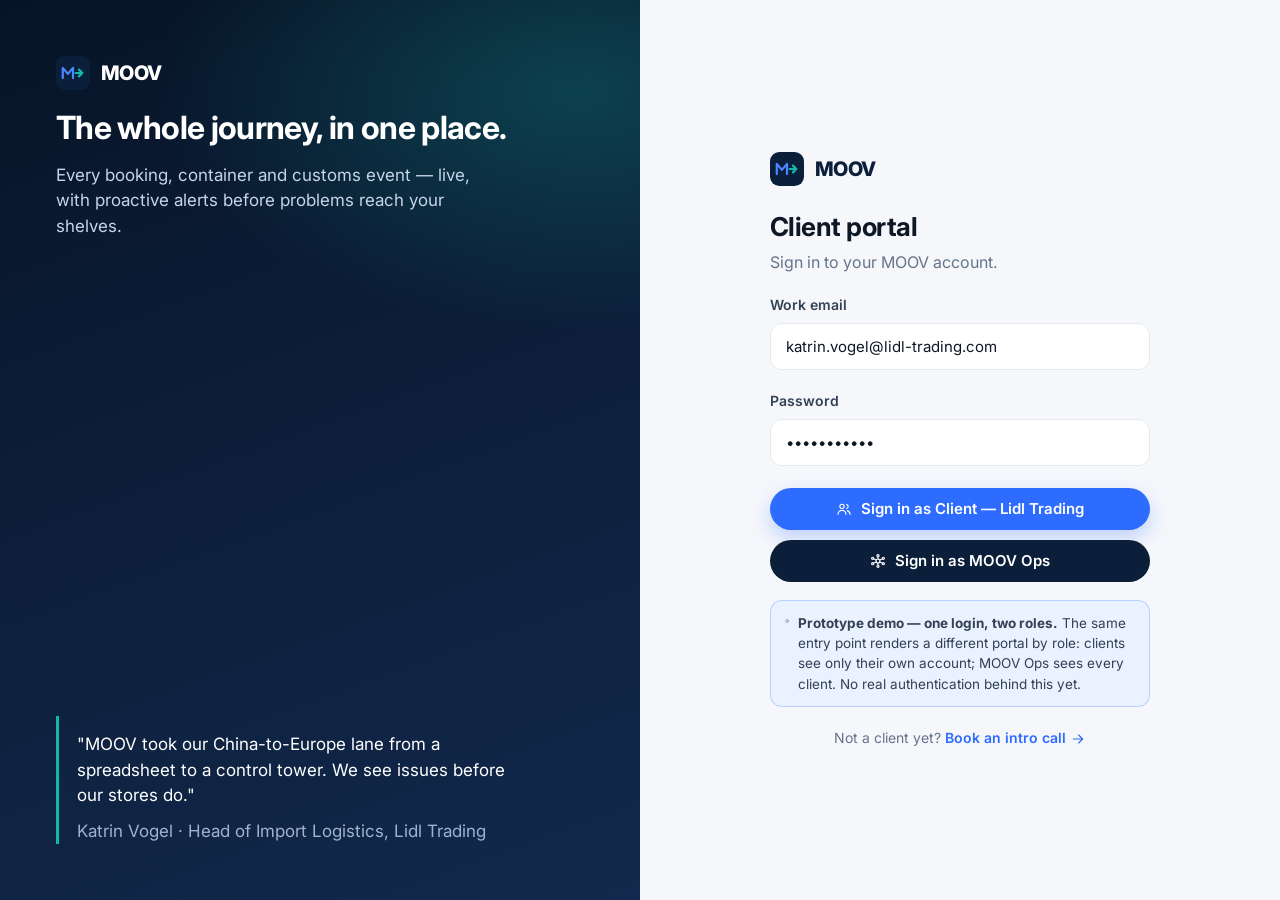
<file: index.html>
<!DOCTYPE html>
<html lang="en">
<head>
  <meta charset="UTF-8">
  <meta name="viewport" content="width=device-width, initial-scale=1.0">
  <title>MOOV Logistics — Client Portal</title>
  <meta name="description" content="MOOV Logistics client portal — track shipments, documents, invoices and messages; MOOV Ops console with staff availability.">
  <link rel="preconnect" href="https://fonts.googleapis.com">
  <link rel="preconnect" href="https://fonts.gstatic.com" crossorigin>
  <link href="https://fonts.googleapis.com/css2?family=Inter:wght@400;500;600;700;800&display=swap" rel="stylesheet">
  <link rel="stylesheet" href="css/styles.css">
  <link rel="icon" href="data:image/svg+xml,<svg xmlns='http://www.w3.org/2000/svg' viewBox='0 0 40 40'><rect width='40' height='40' rx='11' fill='%230b1f3a'/><path d='M8 26V14l6 7 6-7v12' stroke='%234d84ff' stroke-width='2.6' fill='none' stroke-linecap='round' stroke-linejoin='round'/><path d='M23 20h8M27 16l4 4-4 4' stroke='%2314b8a6' stroke-width='2.6' fill='none' stroke-linecap='round' stroke-linejoin='round'/></svg>">
</head>
<body>
  <div id="app"><!-- SPA renders here --></div>

  <script src="js/data.js"></script>
  <script src="js/reports-data.js"></script>
  <script src="js/icons.js"></script>
  <script src="js/app.js"></script>
</body>
</html>
</file>
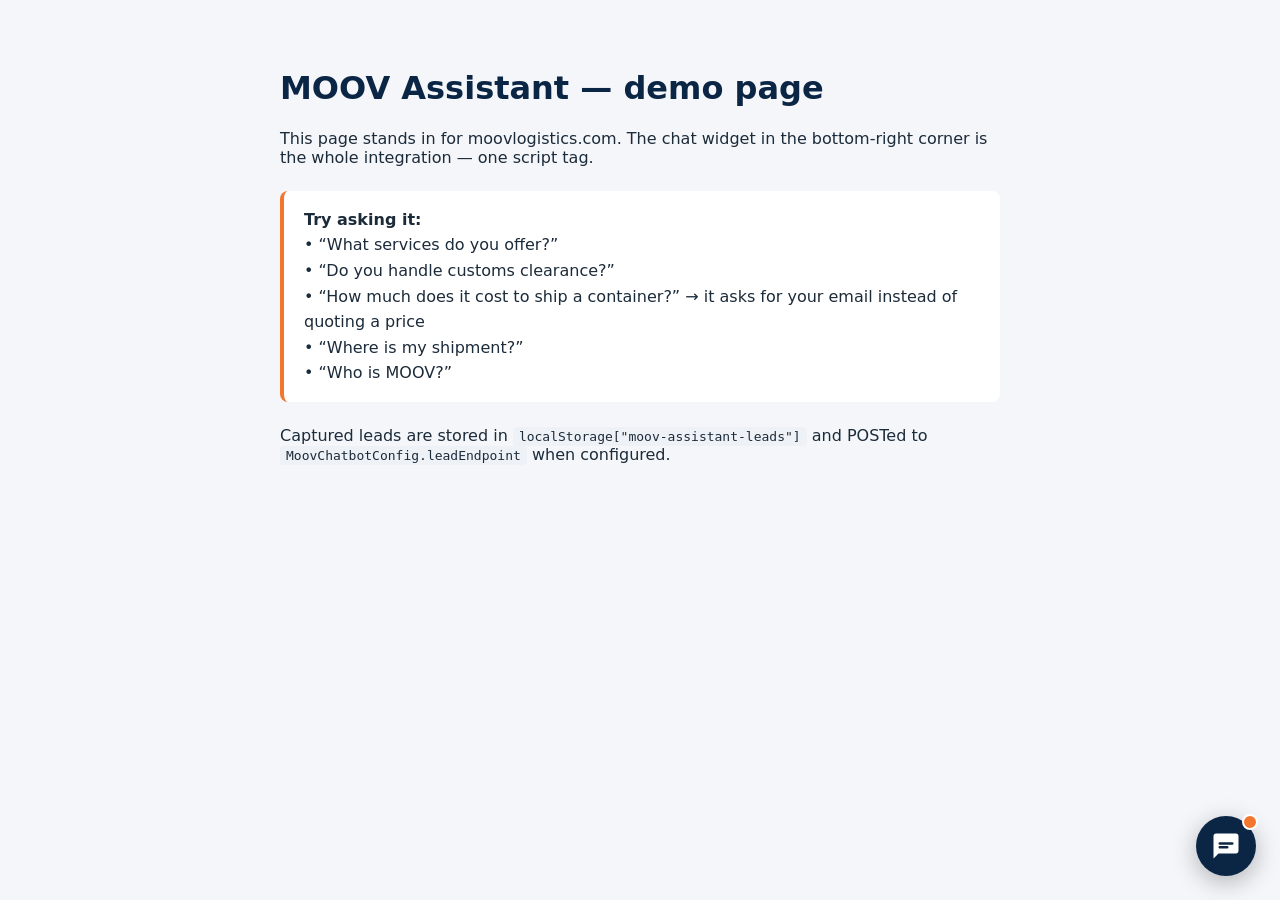
<file: chatbot/demo.html>
<!DOCTYPE html>
<html lang="en">
<head>
  <meta charset="UTF-8" />
  <meta name="viewport" content="width=device-width, initial-scale=1.0" />
  <title>MOOV Assistant — widget demo</title>
  <style>
    body { font-family: 'Segoe UI', system-ui, sans-serif; background: #f4f6fa; color: #1c2b3a; margin: 0; }
    main { max-width: 720px; margin: 0 auto; padding: 48px 24px 120px; }
    h1 { color: #0b2545; }
    .hint { background: #fff; border-left: 4px solid #f2762e; padding: 16px 20px; border-radius: 8px; margin-top: 24px; line-height: 1.6; }
    code { background: #eef1f6; padding: 2px 6px; border-radius: 4px; font-size: 13px; }
  </style>
</head>
<body>
  <main>
    <h1>MOOV Assistant — demo page</h1>
    <p>This page stands in for moovlogistics.com. The chat widget in the bottom-right corner is the whole integration — one script tag.</p>
    <div class="hint">
      <b>Try asking it:</b><br />
      • “What services do you offer?”<br />
      • “Do you handle customs clearance?”<br />
      • “How much does it cost to ship a container?” → it asks for your email instead of quoting a price<br />
      • “Where is my shipment?”<br />
      • “Who is MOOV?”
    </div>
    <p style="margin-top:24px">Captured leads are stored in <code>localStorage["moov-assistant-leads"]</code> and POSTed to <code>MoovChatbotConfig.leadEndpoint</code> when configured.</p>
  </main>

  <!-- Optional config — must come before the widget script -->
  <script>
    window.MoovChatbotConfig = {
      aiEndpoint: "https://moov-assistant.b00817261.workers.dev/",
      // leadEndpoint: "https://your-endpoint.example.com/api/leads",
    };
  </script>
  <script src="moov-assistant.js" defer></script>
</body>
</html>
</file>
<file: css/styles.css>
/* =====================================================================
   MOOV Logistics — prototype stylesheet
   ===================================================================== */

/* ---- Design tokens -------------------------------------------------- */
:root {
  /* brand */
  --navy-900: #071427;
  --navy-800: #0b1f3a;
  --navy-700: #12294d;
  --navy-600: #1b3a63;
  --blue-500: #2e6bff;   /* MOOV blue */
  --blue-400: #4d84ff;
  --blue-050: #eaf1ff;
  --teal-500: #14b8a6;   /* signature accent */
  --teal-050: #e2f7f4;

  /* semantic */
  --success: #16a34a;
  --success-bg: #e7f6ec;
  --warning: #d97706;
  --warning-bg: #fdf1e0;
  --danger: #dc2626;
  --danger-bg: #fdeaea;
  --info: #2563eb;
  --info-bg: #e8f0fe;

  /* neutrals */
  --ink: #0e1726;
  --ink-2: #334155;
  --ink-3: #64748b;
  --line: #e5eaf1;
  --line-2: #eef2f7;
  --surface: #ffffff;
  --canvas: #f5f7fb;
  --canvas-2: #eef2f8;

  /* shape */
  --r-sm: 8px;
  --r-md: 12px;
  --r-lg: 18px;
  --r-xl: 26px;
  --shadow-sm: 0 1px 2px rgba(11, 31, 58, .06), 0 1px 3px rgba(11, 31, 58, .05);
  --shadow-md: 0 6px 20px rgba(11, 31, 58, .08);
  --shadow-lg: 0 20px 50px rgba(11, 31, 58, .16);
  --maxw: 1180px;
  --font: "Inter", -apple-system, BlinkMacSystemFont, "Segoe UI", Roboto, Helvetica, Arial, sans-serif;
}

* { box-sizing: border-box; }
html, body { margin: 0; padding: 0; }
body {
  font-family: var(--font);
  color: var(--ink);
  background: var(--canvas);
  -webkit-font-smoothing: antialiased;
  text-rendering: optimizeLegibility;
  line-height: 1.5;
}
a { color: inherit; text-decoration: none; }
button { font-family: inherit; cursor: pointer; }
img { max-width: 100%; }
h1, h2, h3, h4 { margin: 0; line-height: 1.15; letter-spacing: -0.02em; }
p { margin: 0; }
:focus-visible { outline: 3px solid rgba(46, 107, 255, .45); outline-offset: 2px; border-radius: 6px; }

.wrap { width: 100%; max-width: var(--maxw); margin: 0 auto; padding: 0 24px; }
.muted { color: var(--ink-3); }
.center { text-align: center; }
.hide { display: none !important; }

/* ---- Buttons -------------------------------------------------------- */
.btn {
  display: inline-flex; align-items: center; justify-content: center; gap: 9px;
  border: 1px solid transparent; border-radius: 999px;
  padding: 12px 22px; font-weight: 600; font-size: 15px; line-height: 1;
  transition: transform .12s ease, box-shadow .18s ease, background .18s ease, border-color .18s;
  white-space: nowrap;
}
.btn:active { transform: translateY(1px); }
.btn-primary { background: var(--blue-500); color: #fff; box-shadow: 0 8px 20px rgba(46,107,255,.28); }
.btn-primary:hover { background: var(--blue-400); box-shadow: 0 10px 26px rgba(46,107,255,.34); }
.btn-ghost { background: transparent; color: var(--ink); border-color: var(--line); }
.btn-ghost:hover { border-color: var(--ink-3); background: #fff; }
.btn-dark { background: var(--navy-800); color: #fff; }
.btn-dark:hover { background: var(--navy-700); }
.btn-light { background: #fff; color: var(--navy-800); }
.btn-light:hover { background: #f2f5fb; }
.btn-block { width: 100%; }
.btn-sm { padding: 9px 16px; font-size: 14px; }
.btn[disabled] { opacity: .45; cursor: not-allowed; box-shadow: none; }

/* ---- Pills / badges ------------------------------------------------- */
.pill {
  display: inline-flex; align-items: center; gap: 6px;
  padding: 4px 11px; border-radius: 999px; font-size: 12.5px; font-weight: 600;
  letter-spacing: .01em; white-space: nowrap;
}
.pill .dot { width: 7px; height: 7px; border-radius: 50%; background: currentColor; }
.pill-neutral { background: var(--canvas-2); color: var(--ink-2); }
.pill-info { background: var(--info-bg); color: var(--info); }
.pill-success { background: var(--success-bg); color: var(--success); }
.pill-warning { background: var(--warning-bg); color: var(--warning); }
.pill-danger { background: var(--danger-bg); color: var(--danger); }

.chip {
  display: inline-flex; align-items: center; gap: 6px;
  padding: 5px 12px; border-radius: 999px; font-size: 13px; font-weight: 600;
  background: var(--canvas-2); color: var(--ink-2);
}
.incoterm {
  font-variant-numeric: tabular-nums; font-weight: 700; letter-spacing: .04em;
  padding: 3px 9px; border-radius: 6px; font-size: 12px;
  background: var(--navy-800); color: #cfe0ff;
}

/* icons ------------------------------------------------------------- */
.i { width: 20px; height: 20px; display: inline-block; vertical-align: middle; stroke: currentColor; fill: none; stroke-width: 1.7; stroke-linecap: round; stroke-linejoin: round; }
.i-sm { width: 16px; height: 16px; }

/* =====================================================================
   PUBLIC — top navigation
   ===================================================================== */
.nav {
  position: sticky; top: 0; z-index: 40;
  backdrop-filter: saturate(160%) blur(12px);
  background: rgba(255,255,255,.82);
  border-bottom: 1px solid var(--line);
}
.nav-inner { display: flex; align-items: center; gap: 28px; height: 68px; }
.brand { display: flex; align-items: center; gap: 11px; font-weight: 800; font-size: 20px; letter-spacing: -.03em; color: var(--navy-800); }
.brand .mark { width: 34px; height: 34px; }
.nav-links { display: flex; gap: 26px; margin-left: 6px; }
.nav-links a { font-size: 15px; font-weight: 500; color: var(--ink-2); }
.nav-links a:hover { color: var(--blue-500); }
.nav-spacer { flex: 1; }
.nav-actions { display: flex; align-items: center; gap: 10px; }

/* =====================================================================
   PUBLIC — hero
   ===================================================================== */
.hero {
  position: relative; overflow: hidden;
  background:
    radial-gradient(1200px 500px at 85% -10%, rgba(46,107,255,.28), transparent 60%),
    radial-gradient(900px 500px at 5% 110%, rgba(20,184,166,.22), transparent 55%),
    linear-gradient(160deg, var(--navy-900), var(--navy-800) 60%, var(--navy-700));
  color: #fff;
}
.hero .wrap { position: relative; z-index: 2; padding-top: 84px; padding-bottom: 92px; }
.hero-grid { display: grid; grid-template-columns: 1.05fr .95fr; gap: 56px; align-items: center; }
.hero .eyebrow {
  display: inline-flex; align-items: center; gap: 8px;
  font-size: 13px; font-weight: 600; letter-spacing: .04em; text-transform: uppercase;
  color: #a9c4ff; background: rgba(46,107,255,.14); border: 1px solid rgba(46,107,255,.3);
  padding: 6px 13px; border-radius: 999px; margin-bottom: 22px;
}
.hero h1 { font-size: clamp(34px, 5vw, 56px); font-weight: 800; letter-spacing: -.035em; }
.hero .lede { margin-top: 20px; font-size: 19px; line-height: 1.6; color: #c6d4ea; max-width: 34ch; }
.hero .cta-row { margin-top: 32px; display: flex; gap: 12px; flex-wrap: wrap; }
.hero .trust { margin-top: 40px; display: flex; gap: 30px; flex-wrap: wrap; }
.hero .trust .n { font-size: 26px; font-weight: 800; letter-spacing: -.03em; }
.hero .trust .l { font-size: 13px; color: #9fb2d0; margin-top: 2px; }

/* floating shipment card in hero */
.hero-card {
  background: rgba(255,255,255,.06);
  border: 1px solid rgba(255,255,255,.14);
  border-radius: var(--r-xl);
  padding: 22px; backdrop-filter: blur(6px);
  box-shadow: var(--shadow-lg);
}
.hero-card .hc-top { display: flex; justify-content: space-between; align-items: center; margin-bottom: 16px; }
.hero-card .hc-id { font-weight: 700; letter-spacing: .02em; }
.hero-card .hc-route { display: flex; align-items: center; gap: 12px; color: #dbe6fb; font-size: 15px; margin: 6px 0 18px; }
.hero-card .hc-route .arrow { flex: 1; height: 2px; background: linear-gradient(90deg, var(--teal-500), var(--blue-400)); position: relative; border-radius: 2px; }
.hero-card .hc-route .arrow::after { content:""; position: absolute; right: -2px; top: -3px; width: 8px; height: 8px; border-radius: 50%; background: var(--blue-400); }
.hero-card .hc-mini { display: grid; grid-template-columns: repeat(3, 1fr); gap: 10px; }
.hero-card .hc-mini div { background: rgba(255,255,255,.05); border-radius: var(--r-sm); padding: 10px 12px; }
.hero-card .hc-mini .k { font-size: 11px; color: #93a7c8; text-transform: uppercase; letter-spacing: .05em; }
.hero-card .hc-mini .v { font-size: 15px; font-weight: 700; margin-top: 3px; }
.hero-wave { display: block; width: 100%; height: 60px; margin-top: -1px; }

/* =====================================================================
   PUBLIC — sections
   ===================================================================== */
.section { padding: 80px 0; }
.section-head { max-width: 640px; margin: 0 auto 46px; text-align: center; }
.section-head .kicker { color: var(--blue-500); font-weight: 700; font-size: 14px; letter-spacing: .06em; text-transform: uppercase; }
.section-head h2 { font-size: clamp(28px, 3.6vw, 40px); margin-top: 12px; }
.section-head p { margin-top: 16px; font-size: 18px; color: var(--ink-3); }

.services-grid { display: grid; grid-template-columns: repeat(3, 1fr); gap: 20px; }
.svc {
  background: var(--surface); border: 1px solid var(--line); border-radius: var(--r-lg);
  padding: 26px; transition: transform .16s ease, box-shadow .2s ease, border-color .2s;
}
.svc:hover { transform: translateY(-4px); box-shadow: var(--shadow-md); border-color: transparent; }
.svc .svc-icn {
  width: 48px; height: 48px; border-radius: 13px; display: grid; place-items: center;
  background: var(--blue-050); color: var(--blue-500); margin-bottom: 18px;
}
.svc h3 { font-size: 19px; }
.svc .svc-tag { font-size: 12.5px; font-weight: 600; color: var(--teal-500); margin-top: 4px; }
.svc p { margin-top: 12px; color: var(--ink-3); font-size: 15px; line-height: 1.6; }
.svc.featured {
  grid-column: span 3;
  background: linear-gradient(120deg, var(--navy-800), var(--navy-700));
  color: #fff; border: none; display: grid; grid-template-columns: auto 1fr auto; gap: 26px; align-items: center;
}
.svc.featured:hover { transform: none; }
.svc.featured .svc-icn { background: rgba(20,184,166,.18); color: var(--teal-500); width: 60px; height: 60px; margin: 0; }
.svc.featured h3 { font-size: 24px; }
.svc.featured p { color: #c6d4ea; max-width: 60ch; }
.svc.featured .svc-tag { color: var(--teal-500); }

/* logos / trust band */
.band { background: var(--surface); border-top: 1px solid var(--line); border-bottom: 1px solid var(--line); padding: 34px 0; }
.band .wrap { display: flex; align-items: center; justify-content: space-between; gap: 24px; flex-wrap: wrap; }
.band .lbl { font-size: 13px; color: var(--ink-3); font-weight: 600; letter-spacing: .04em; text-transform: uppercase; }
.band .logos { display: flex; gap: 34px; align-items: center; flex-wrap: wrap; }
.band .logos span { font-weight: 800; font-size: 20px; color: #b3bdcc; letter-spacing: -.02em; }

/* how it works */
.steps { display: grid; grid-template-columns: repeat(3, 1fr); gap: 22px; }
.step { background: var(--surface); border: 1px solid var(--line); border-radius: var(--r-lg); padding: 26px; position: relative; }
.step .num { font-size: 13px; font-weight: 800; color: var(--blue-500); }
.step h3 { font-size: 18px; margin-top: 10px; }
.step p { margin-top: 8px; color: var(--ink-3); font-size: 15px; }

/* CTA */
.cta {
  background: linear-gradient(120deg, var(--blue-500), #6a4dff);
  border-radius: var(--r-xl); padding: 54px; color: #fff; text-align: center;
  box-shadow: var(--shadow-lg);
}
.cta h2 { font-size: clamp(26px, 3.4vw, 38px); }
.cta p { margin: 14px auto 26px; font-size: 18px; color: rgba(255,255,255,.9); max-width: 52ch; }

/* footer */
.footer { background: var(--navy-900); color: #9fb2d0; padding: 56px 0 34px; }
.footer .cols { display: grid; grid-template-columns: 1.4fr 1fr 1fr 1fr; gap: 30px; }
.footer .brand { color: #fff; margin-bottom: 14px; }
.footer h4 { color: #fff; font-size: 14px; text-transform: uppercase; letter-spacing: .05em; margin-bottom: 14px; font-weight: 700; }
.footer a { display: block; padding: 5px 0; font-size: 15px; color: #9fb2d0; }
.footer a:hover { color: #fff; }
.footer .foot-bottom { margin-top: 40px; padding-top: 22px; border-top: 1px solid rgba(255,255,255,.1); font-size: 13.5px; display: flex; justify-content: space-between; flex-wrap: wrap; gap: 12px; }

/* =====================================================================
   BOOKING FLOW
   ===================================================================== */
.book { background: var(--canvas); min-height: 100vh; padding-bottom: 80px; }
.book .book-hero { background: linear-gradient(160deg, var(--navy-900), var(--navy-700)); color: #fff; padding: 40px 0 96px; }
.book .book-hero h1 { font-size: clamp(28px, 3.6vw, 40px); }
.book .book-hero p { margin-top: 12px; color: #c6d4ea; font-size: 17px; }
.book-shell { max-width: 760px; margin: -64px auto 0; padding: 0 24px; position: relative; z-index: 2; }

/* progress steps for the wizard */
.wizard-steps { display: flex; gap: 10px; margin-bottom: 22px; }
.wizard-steps .ws {
  flex: 1; display: flex; align-items: center; gap: 10px;
  background: rgba(255,255,255,.12); color: #dbe6fb; border-radius: 999px; padding: 9px 14px;
  font-size: 13.5px; font-weight: 600; border: 1px solid rgba(255,255,255,.14);
}
.wizard-steps .ws .b { width: 22px; height: 22px; border-radius: 50%; background: rgba(255,255,255,.2); display: grid; place-items: center; font-size: 12px; }
.wizard-steps .ws.done .b, .wizard-steps .ws.active .b { background: var(--teal-500); color: #04211d; }
.wizard-steps .ws.active { background: #fff; color: var(--navy-800); border-color: #fff; }

.card {
  background: var(--surface); border: 1px solid var(--line); border-radius: var(--r-xl);
  box-shadow: var(--shadow-md); padding: 34px;
}
.card h2 { font-size: 24px; }
.card .sub { color: var(--ink-3); margin-top: 8px; font-size: 16px; }

.field { margin-top: 20px; }
.field label { display: block; font-size: 14px; font-weight: 600; color: var(--ink-2); margin-bottom: 8px; }
.field .req { color: var(--danger); }
.input, .select, textarea.input {
  width: 100%; padding: 13px 15px; border: 1px solid var(--line); border-radius: var(--r-md);
  font-size: 15px; font-family: inherit; color: var(--ink); background: #fff;
  transition: border-color .15s, box-shadow .15s;
}
.input:focus, .select:focus, textarea.input:focus { border-color: var(--blue-400); box-shadow: 0 0 0 4px var(--blue-050); outline: none; }
.field-row { display: grid; grid-template-columns: 1fr 1fr; gap: 16px; }

/* choice chips (single/multi select) */
.choices { display: flex; flex-wrap: wrap; gap: 10px; }
.choice {
  border: 1px solid var(--line); background: #fff; border-radius: 999px; padding: 10px 16px;
  font-size: 14px; font-weight: 600; color: var(--ink-2); transition: all .14s;
  display: inline-flex; align-items: center; gap: 8px;
}
.choice:hover { border-color: var(--blue-400); color: var(--blue-500); }
.choice.sel { background: var(--blue-500); border-color: var(--blue-500); color: #fff; box-shadow: 0 6px 16px rgba(46,107,255,.24); }
.choice.sel .tick { display: inline-flex; }
.choice .tick { display: none; }
.choice.strategic.sel { background: var(--teal-500); border-color: var(--teal-500); box-shadow: 0 6px 16px rgba(20,184,166,.28); }

/* live routing hint */
.route-hint {
  margin-top: 24px; border-radius: var(--r-md); padding: 16px 18px;
  display: flex; gap: 13px; align-items: flex-start; font-size: 14.5px;
  border: 1px dashed var(--line); background: var(--canvas);
}
.route-hint.freight { border-color: rgba(46,107,255,.4); background: var(--blue-050); }
.route-hint.strategic { border-color: rgba(20,184,166,.45); background: var(--teal-050); }
.route-hint .rh-icn { width: 34px; height: 34px; border-radius: 10px; display: grid; place-items: center; flex: none; color: #fff; }
.route-hint.freight .rh-icn { background: var(--blue-500); }
.route-hint.strategic .rh-icn { background: var(--teal-500); }
.route-hint b { display: block; }

.card-actions { margin-top: 28px; display: flex; justify-content: space-between; gap: 12px; }

/* slot picker */
.slot-days { display: flex; gap: 8px; margin-top: 6px; overflow-x: auto; padding-bottom: 4px; }
.slot-day {
  border: 1px solid var(--line); background: #fff; border-radius: var(--r-md); padding: 12px 16px;
  min-width: 92px; text-align: center; transition: all .14s; flex: none;
}
.slot-day:hover { border-color: var(--blue-400); }
.slot-day.sel { background: var(--navy-800); border-color: var(--navy-800); color: #fff; }
.slot-day .sd-dow { font-size: 12px; color: var(--ink-3); font-weight: 600; }
.slot-day.sel .sd-dow { color: #9fb2d0; }
.slot-day .sd-date { font-size: 16px; font-weight: 700; margin-top: 2px; }

.tz-note { margin-top: 18px; font-size: 13px; color: var(--ink-3); display: flex; align-items: center; gap: 8px; }
.slot-grid { margin-top: 14px; display: grid; grid-template-columns: repeat(3, 1fr); gap: 10px; }
.slot {
  border: 1px solid var(--line); background: #fff; border-radius: var(--r-md); padding: 12px;
  text-align: left; transition: all .14s;
}
.slot:hover:not(:disabled) { border-color: var(--blue-400); transform: translateY(-1px); }
.slot.sel { border-color: var(--blue-500); background: var(--blue-050); box-shadow: 0 0 0 3px var(--blue-050); }
.slot .s-cet { font-size: 16px; font-weight: 700; }
.slot .s-cst { font-size: 12.5px; color: var(--ink-3); margin-top: 2px; }
.slot:disabled { opacity: .4; cursor: not-allowed; text-decoration: line-through; }

/* confirmation */
.confirm-hero { text-align: center; padding: 8px 0 4px; }
.confirm-check {
  width: 76px; height: 76px; border-radius: 50%; margin: 0 auto 18px;
  background: var(--success-bg); color: var(--success); display: grid; place-items: center;
  animation: pop .4s cubic-bezier(.2,.8,.3,1.4);
}
@keyframes pop { 0% { transform: scale(.4); opacity: 0; } 100% { transform: scale(1); opacity: 1; } }
.expert-card {
  margin-top: 26px; border: 1px solid var(--line); border-radius: var(--r-lg); padding: 24px;
  display: flex; gap: 18px; align-items: center; background: var(--canvas);
}
.expert-av {
  width: 66px; height: 66px; border-radius: 50%; flex: none; display: grid; place-items: center;
  font-weight: 800; font-size: 22px; color: #fff; letter-spacing: .02em;
}
.expert-av.strategic { background: linear-gradient(135deg, var(--teal-500), #0e7c72); }
.expert-av.freight { background: linear-gradient(135deg, var(--blue-500), #6a4dff); }
.expert-card .e-team { font-size: 12px; font-weight: 700; text-transform: uppercase; letter-spacing: .05em; }
.expert-card.strategic .e-team { color: var(--teal-500); }
.expert-card.freight .e-team { color: var(--blue-500); }
.expert-card .e-name { font-size: 20px; font-weight: 800; margin-top: 3px; }
.expert-card .e-role { color: var(--ink-3); font-size: 14.5px; }
.expert-card .e-langs { margin-top: 8px; display: flex; gap: 6px; flex-wrap: wrap; }
.summary-list { margin-top: 24px; border: 1px solid var(--line); border-radius: var(--r-lg); overflow: hidden; }
.summary-list .row { display: flex; justify-content: space-between; padding: 13px 18px; font-size: 14.5px; border-bottom: 1px solid var(--line-2); gap: 16px; }
.summary-list .row:last-child { border-bottom: none; }
.summary-list .row .k { color: var(--ink-3); }
.summary-list .row .v { font-weight: 600; text-align: right; }

/* =====================================================================
   CLIENT DASHBOARD
   ===================================================================== */
.app-shell { display: grid; grid-template-columns: 256px 1fr; min-height: 100vh; }
.sidebar {
  background: var(--navy-900); color: #c6d4ea; padding: 22px 16px;
  display: flex; flex-direction: column; position: sticky; top: 0; height: 100vh;
}
.sidebar .brand { color: #fff; padding: 6px 8px 22px; }
.side-nav { display: flex; flex-direction: column; gap: 3px; }
.side-nav a {
  display: flex; align-items: center; gap: 12px; padding: 11px 14px; border-radius: var(--r-md);
  font-size: 15px; font-weight: 500; color: #9fb2d0; transition: all .14s;
}
.side-nav a:hover { background: rgba(255,255,255,.06); color: #fff; }
.side-nav a.active { background: rgba(46,107,255,.18); color: #fff; }
.side-nav a.active .i { color: var(--blue-400); }
.side-foot { margin-top: auto; padding-top: 16px; border-top: 1px solid rgba(255,255,255,.08); }
.side-user { display: flex; align-items: center; gap: 12px; padding: 8px; }
.side-user .av { width: 38px; height: 38px; border-radius: 50%; background: linear-gradient(135deg,var(--teal-500),#0e7c72); display: grid; place-items: center; font-weight: 700; color: #fff; font-size: 14px; }
.side-user .nm { font-size: 14px; font-weight: 600; color: #fff; }
.side-user .rl { font-size: 12px; color: #9fb2d0; }

.main { background: var(--canvas); min-width: 0; }
.topbar {
  height: 66px; background: rgba(255,255,255,.85); backdrop-filter: blur(8px);
  border-bottom: 1px solid var(--line); display: flex; align-items: center; gap: 16px;
  padding: 0 30px; position: sticky; top: 0; z-index: 20;
}
.topbar .t-title { font-size: 18px; font-weight: 700; }
.topbar .t-crumb { font-size: 13px; color: var(--ink-3); }
.topbar .spacer { flex: 1; }
.searchbox { display: flex; align-items: center; gap: 9px; background: var(--canvas-2); border-radius: 999px; padding: 9px 15px; color: var(--ink-3); font-size: 14px; min-width: 240px; }
.searchbox input { border: none; background: none; outline: none; font-size: 14px; flex: 1; color: var(--ink); }
.icon-btn { width: 40px; height: 40px; border-radius: 50%; border: 1px solid var(--line); background: #fff; display: grid; place-items: center; color: var(--ink-2); position: relative; }
.icon-btn .bump { position: absolute; top: 7px; right: 8px; width: 8px; height: 8px; border-radius: 50%; background: var(--danger); border: 2px solid #fff; }

.content { padding: 30px; max-width: 1160px; }
.page-head { margin-bottom: 22px; }
.page-head h1 { font-size: 26px; }
.page-head p { color: var(--ink-3); margin-top: 6px; }

/* KPI cards */
.kpis { display: grid; grid-template-columns: repeat(4, 1fr); gap: 18px; }
.kpi { background: var(--surface); border: 1px solid var(--line); border-radius: var(--r-lg); padding: 20px; }
.kpi .k-top { display: flex; justify-content: space-between; align-items: flex-start; }
.kpi .k-icn { width: 40px; height: 40px; border-radius: 11px; display: grid; place-items: center; }
.kpi .k-icn.blue { background: var(--blue-050); color: var(--blue-500); }
.kpi .k-icn.teal { background: var(--teal-050); color: var(--teal-500); }
.kpi .k-icn.amber { background: var(--warning-bg); color: var(--warning); }
.kpi .k-icn.rose { background: var(--danger-bg); color: var(--danger); }
.kpi .k-val { font-size: 32px; font-weight: 800; letter-spacing: -.03em; margin-top: 16px; }
.kpi .k-lbl { color: var(--ink-3); font-size: 14px; margin-top: 2px; }
.kpi .k-delta { font-size: 12.5px; font-weight: 600; margin-top: 8px; display: inline-flex; align-items: center; gap: 4px; }
.k-delta.up { color: var(--success); }
.k-delta.down { color: var(--danger); }
.k-delta.flat { color: var(--ink-3); }

.grid-2 { display: grid; grid-template-columns: 1.55fr 1fr; gap: 18px; margin-top: 18px; }
.panel { background: var(--surface); border: 1px solid var(--line); border-radius: var(--r-lg); padding: 22px; }
.panel .p-head { display: flex; justify-content: space-between; align-items: center; margin-bottom: 16px; }
.panel .p-head h3 { font-size: 17px; }
.link { color: var(--blue-500); font-weight: 600; font-size: 14px; }
.link:hover { text-decoration: underline; }

/* spend chart */
.spark { display: flex; align-items: flex-end; gap: 12px; height: 150px; padding-top: 10px; }
.spark .bar { flex: 1; display: flex; flex-direction: column; align-items: center; gap: 8px; justify-content: flex-end; height: 100%; }
.spark .bar .col { width: 100%; max-width: 46px; border-radius: 8px 8px 0 0; background: linear-gradient(var(--blue-400), var(--blue-500)); transition: height .5s ease; }
.spark .bar.now .col { background: linear-gradient(var(--teal-500), #0e9484); }
.spark .bar .lb { font-size: 12px; color: var(--ink-3); }
.spark .bar .vv { font-size: 11.5px; font-weight: 700; color: var(--ink-2); }

/* alerts list */
.alert-item { display: flex; gap: 13px; padding: 14px 0; border-bottom: 1px solid var(--line-2); }
.alert-item:last-child { border-bottom: none; }
.alert-item .a-icn { width: 34px; height: 34px; border-radius: 9px; flex: none; display: grid; place-items: center; }
.a-icn.danger { background: var(--danger-bg); color: var(--danger); }
.a-icn.warning { background: var(--warning-bg); color: var(--warning); }
.a-icn.info { background: var(--info-bg); color: var(--info); }
.alert-item .a-title { font-weight: 700; font-size: 14.5px; }
.alert-item .a-body { color: var(--ink-3); font-size: 13.5px; margin-top: 3px; line-height: 1.5; }
.alert-item .a-meta { font-size: 12px; color: var(--ink-3); margin-top: 6px; display: flex; gap: 10px; }
.alert-item .a-meta a { color: var(--blue-500); font-weight: 600; }

/* table */
.table-wrap { background: var(--surface); border: 1px solid var(--line); border-radius: var(--r-lg); overflow: hidden; }
.table-toolbar { display: flex; align-items: center; gap: 10px; padding: 16px 18px; border-bottom: 1px solid var(--line); flex-wrap: wrap; }
.seg { display: inline-flex; background: var(--canvas-2); border-radius: 999px; padding: 3px; }
.seg button { border: none; background: none; padding: 7px 14px; border-radius: 999px; font-size: 13.5px; font-weight: 600; color: var(--ink-3); }
.seg button.on { background: #fff; color: var(--ink); box-shadow: var(--shadow-sm); }
.tbl { width: 100%; border-collapse: collapse; }
.tbl th { text-align: left; font-size: 12px; text-transform: uppercase; letter-spacing: .04em; color: var(--ink-3); font-weight: 700; padding: 13px 18px; border-bottom: 1px solid var(--line); background: var(--canvas); }
.tbl td { padding: 15px 18px; border-bottom: 1px solid var(--line-2); font-size: 14.5px; vertical-align: middle; }
.tbl tr:last-child td { border-bottom: none; }
.tbl tr.clickable { cursor: pointer; transition: background .12s; }
.tbl tr.clickable:hover td { background: var(--blue-050); }
.tbl .cid { font-weight: 700; letter-spacing: .01em; }
.tbl .route { display: flex; align-items: center; gap: 8px; color: var(--ink-2); }
.tbl .route .i { color: var(--ink-3); }
.tbl .subtle { color: var(--ink-3); font-size: 13px; }
.tabular { font-variant-numeric: tabular-nums; }

/* =====================================================================
   SHIPMENT DETAIL
   ===================================================================== */
.detail-head { display: flex; align-items: flex-start; gap: 18px; flex-wrap: wrap; margin-bottom: 22px; }
.detail-head .dh-main { flex: 1; min-width: 240px; }
.detail-head h1 { font-size: 26px; letter-spacing: -.02em; }
.detail-head .dh-sub { color: var(--ink-3); margin-top: 6px; display: flex; align-items: center; gap: 10px; flex-wrap: wrap; }
.back-link { display: inline-flex; align-items: center; gap: 6px; color: var(--ink-3); font-weight: 600; font-size: 14px; margin-bottom: 14px; }
.back-link:hover { color: var(--blue-500); }

/* progress tracker */
.tracker { background: var(--surface); border: 1px solid var(--line); border-radius: var(--r-lg); padding: 30px 26px 22px; overflow-x: auto; }
.track { display: flex; min-width: 720px; }
.track .node { flex: 1; position: relative; text-align: center; }
.track .node .line { position: absolute; top: 15px; left: -50%; width: 100%; height: 3px; background: var(--line); z-index: 0; }
.track .node:first-child .line { display: none; }
.track .node .dot {
  position: relative; z-index: 1; width: 32px; height: 32px; border-radius: 50%; margin: 0 auto;
  background: #fff; border: 3px solid var(--line); display: grid; place-items: center; color: transparent;
  transition: all .2s;
}
.track .node .lbl { font-size: 12.5px; font-weight: 600; color: var(--ink-3); margin-top: 10px; padding: 0 4px; }
.track .node .tm { font-size: 11px; color: var(--ink-3); margin-top: 3px; }

.track .node.done .dot { background: var(--success); border-color: var(--success); color: #fff; }
.track .node.done .line { background: var(--success); }
.track .node.done .lbl { color: var(--ink); }
.track .node.current .dot { background: var(--blue-500); border-color: var(--blue-500); color: #fff; box-shadow: 0 0 0 6px var(--blue-050); animation: pulse 2s infinite; }
.track .node.current .line { background: var(--success); }
.track .node.current .lbl { color: var(--blue-500); font-weight: 700; }
.track.exception .node.current .dot { background: var(--danger); border-color: var(--danger); box-shadow: 0 0 0 6px var(--danger-bg); }
.track.exception .node.current .lbl { color: var(--danger); }
@keyframes pulse { 0%,100% { box-shadow: 0 0 0 6px var(--blue-050); } 50% { box-shadow: 0 0 0 10px rgba(46,107,255,.14); } }

.detail-grid { display: grid; grid-template-columns: 1fr 340px; gap: 18px; margin-top: 18px; align-items: start; }
.facts { display: grid; grid-template-columns: 1fr 1fr; gap: 0; }
.fact { padding: 14px 4px; border-bottom: 1px solid var(--line-2); }
.fact .fk { font-size: 12px; text-transform: uppercase; letter-spacing: .04em; color: var(--ink-3); font-weight: 600; }
.fact .fv { font-size: 16px; font-weight: 600; margin-top: 4px; }

/* timeline */
.timeline { position: relative; padding-left: 6px; }
.tl-item { display: flex; gap: 14px; padding-bottom: 20px; position: relative; }
.tl-item:not(:last-child)::before { content: ""; position: absolute; left: 8px; top: 20px; bottom: -2px; width: 2px; background: var(--line); }
.tl-item .tl-dot { width: 18px; height: 18px; border-radius: 50%; flex: none; margin-top: 2px; border: 3px solid #fff; background: var(--success); box-shadow: 0 0 0 1px var(--line); z-index: 1; }
.tl-item.pending .tl-dot { background: var(--line); }
.tl-item.current .tl-dot { background: var(--blue-500); }
.tl-item .tl-stage { font-weight: 700; font-size: 14.5px; }
.tl-item .tl-note { color: var(--ink-3); font-size: 13.5px; margin-top: 2px; }
.tl-item .tl-meta { font-size: 12px; color: var(--ink-3); margin-top: 4px; }

/* exception banner */
.banner { display: flex; gap: 13px; align-items: flex-start; border-radius: var(--r-md); padding: 15px 18px; margin-bottom: 18px; }
.banner.danger { background: var(--danger-bg); border: 1px solid rgba(220,38,38,.25); }
.banner.warning { background: var(--warning-bg); border: 1px solid rgba(217,119,6,.25); }
.banner .b-icn { flex: none; }
.banner.danger .b-icn { color: var(--danger); }
.banner.warning .b-icn { color: var(--warning); }
.banner b { display: block; }
.banner p { font-size: 14px; margin-top: 3px; color: var(--ink-2); }

/* login */
.login-wrap { min-height: 100vh; display: grid; grid-template-columns: 1fr 1fr; }
.login-side { background: linear-gradient(160deg, var(--navy-900), var(--navy-700)); color: #fff; padding: 56px; display: flex; flex-direction: column; justify-content: space-between; position: relative; overflow: hidden; }
.login-side::after { content:""; position: absolute; inset: 0; background: radial-gradient(700px 400px at 90% 10%, rgba(20,184,166,.25), transparent 60%); }
.login-side .ls-inner { position: relative; z-index: 2; }
.login-side h2 { font-size: 32px; margin-top: 20px; }
.login-side p { color: #c6d4ea; margin-top: 16px; font-size: 17px; max-width: 40ch; }
.login-side .quote { position: relative; z-index: 2; border-left: 3px solid var(--teal-500); padding-left: 18px; }
.login-form-side { display: grid; place-items: center; padding: 40px; }
.login-form { width: 100%; max-width: 380px; }
.login-form h1 { font-size: 26px; }
.login-form .demo-note { background: var(--blue-050); border: 1px solid rgba(46,107,255,.25); border-radius: var(--r-md); padding: 12px 14px; font-size: 13.5px; color: var(--ink-2); margin-top: 18px; display: flex; gap: 9px; }

/* responsive --------------------------------------------------------- */
@media (max-width: 960px) {
  .hero-grid { grid-template-columns: 1fr; gap: 34px; }
  .services-grid, .steps { grid-template-columns: 1fr 1fr; }
  .svc.featured { grid-column: span 2; grid-template-columns: 1fr; text-align: left; }
  .footer .cols { grid-template-columns: 1fr 1fr; }
  .grid-2, .detail-grid { grid-template-columns: 1fr; }
  .kpis { grid-template-columns: 1fr 1fr; }
  .app-shell { grid-template-columns: 1fr; }
  .sidebar { position: fixed; left: -280px; transition: left .2s; z-index: 60; width: 256px; }
  .sidebar.open { left: 0; }
  .login-wrap { grid-template-columns: 1fr; }
  .login-side { display: none; }
}
@media (max-width: 640px) {
  .nav-links { display: none; }
  .services-grid, .steps, .kpis { grid-template-columns: 1fr; }
  .svc.featured { grid-column: span 1; }
  .field-row { grid-template-columns: 1fr; }
  .slot-grid { grid-template-columns: 1fr 1fr; }
  .footer .cols { grid-template-columns: 1fr; }
  .wizard-steps .ws .txt { display: none; }
  .hamburger { display: grid !important; }
}
.hamburger { display: none; width: 40px; height: 40px; border-radius: 10px; border: 1px solid var(--line); background: #fff; place-items: center; }

/* =====================================================================
   V2 — portal sections, ops console, and interaction chrome
   ===================================================================== */

/* sidebar unread badge + role chip */
.side-nav a .nbadge {
  margin-left: auto; background: var(--blue-500); color: #fff; font-size: 11px; font-weight: 700;
  min-width: 19px; height: 19px; border-radius: 999px; display: grid; place-items: center; padding: 0 6px;
}
.role-chip {
  display: inline-flex; align-items: center; gap: 6px; margin: 2px 8px 18px;
  font-size: 10.5px; font-weight: 800; letter-spacing: .09em; text-transform: uppercase;
  color: var(--teal-500); background: rgba(20,184,166,.12); border: 1px solid rgba(20,184,166,.3);
  border-radius: 999px; padding: 4px 10px; width: fit-content;
}
.sidebar.ops .side-nav a.active { background: rgba(20,184,166,.16); }
.sidebar.ops .side-nav a.active .i { color: var(--teal-500); }
.side-switch { display: block; margin-top: 10px; padding: 9px 14px; font-size: 12.5px; color: #7e93b4; border: 1px dashed rgba(255,255,255,.16); border-radius: var(--r-md); text-align: center; }
.side-switch:hover { color: #fff; border-color: rgba(255,255,255,.4); }

/* topbar dropdowns (bell + search) */
.t-crumb a { color: var(--ink-3); }
.t-crumb a:hover { color: var(--blue-500); text-decoration: underline; }
.bell-wrap, .search-wrap { position: relative; }
.drop-panel {
  position: absolute; top: calc(100% + 10px); right: 0; width: 360px; max-width: 86vw;
  background: var(--surface); border: 1px solid var(--line); border-radius: var(--r-lg);
  box-shadow: var(--shadow-lg); z-index: 50; overflow: hidden;
}
.drop-panel .dp-head { padding: 13px 16px; border-bottom: 1px solid var(--line-2); font-weight: 700; font-size: 14px; display: flex; justify-content: space-between; align-items: center; }
.drop-panel .dp-list { max-height: 340px; overflow-y: auto; }
.drop-item { display: flex; gap: 11px; padding: 12px 16px; border-bottom: 1px solid var(--line-2); cursor: pointer; align-items: flex-start; }
.drop-item:last-child { border-bottom: none; }
.drop-item:hover { background: var(--blue-050); }
.drop-item .di-t { font-weight: 600; font-size: 13.5px; }
.drop-item .di-s { color: var(--ink-3); font-size: 12.5px; margin-top: 2px; }
.search-wrap .drop-panel { left: 0; right: auto; width: 340px; }

/* clickable KPI cards */
a.kpi { display: block; color: inherit; transition: transform .14s ease, box-shadow .18s ease, border-color .18s; }
a.kpi:hover { transform: translateY(-3px); box-shadow: var(--shadow-md); border-color: var(--blue-400); }

/* lane view */
.lane-panel svg { width: 100%; height: auto; display: block; }
.lane-legend { display: flex; gap: 18px; flex-wrap: wrap; margin-top: 4px; font-size: 12.5px; color: var(--ink-3); }
.lane-legend span { display: inline-flex; align-items: center; gap: 6px; }
.lane-legend i { width: 10px; height: 10px; border-radius: 50%; display: inline-block; }
.lane-dot { cursor: pointer; transition: r .12s; }
.lane-dot:hover { filter: brightness(1.15); }

/* documents & required-docs checklist */
.doc-icn { width: 36px; height: 36px; border-radius: 9px; background: var(--canvas-2); color: var(--ink-2); display: grid; place-items: center; flex: none; }
.req-card { border: 1px solid rgba(220,38,38,.28); background: var(--danger-bg); border-radius: var(--r-lg); padding: 20px; margin-bottom: 18px; }
.req-card.done { border-color: rgba(217,119,6,.3); background: var(--warning-bg); }
.req-card h3 { font-size: 16px; display: flex; align-items: center; gap: 9px; }
.req-item { display: flex; align-items: center; gap: 12px; background: #fff; border: 1px solid var(--line); border-radius: var(--r-md); padding: 12px 14px; margin-top: 10px; }
.req-item .ri-box { width: 22px; height: 22px; border-radius: 6px; border: 2px solid var(--danger); flex: none; display: grid; place-items: center; color: #fff; }
.req-item.done .ri-box { background: var(--success); border-color: var(--success); }
.req-item .ri-name { font-weight: 700; font-size: 14px; }
.req-item .ri-hint { color: var(--ink-3); font-size: 12.5px; }
.dropzone {
  display: block; margin-top: 14px; border: 2px dashed rgba(220,38,38,.35); border-radius: var(--r-md);
  padding: 22px; text-align: center; color: var(--ink-3); font-size: 14px; background: rgba(255,255,255,.6);
  cursor: pointer; transition: all .15s;
}
.dropzone:hover, .dropzone.over { border-color: var(--blue-500); background: var(--blue-050); color: var(--blue-500); }
.dropzone b { color: var(--ink); }

/* invoices mini-stats */
.mini-stats { display: grid; grid-template-columns: repeat(3, 1fr); gap: 14px; margin-bottom: 18px; }
.mini-stat { background: var(--surface); border: 1px solid var(--line); border-radius: var(--r-lg); padding: 16px 18px; }
.mini-stat .ms-k { font-size: 12.5px; color: var(--ink-3); font-weight: 600; }
.mini-stat .ms-v { font-size: 24px; font-weight: 800; letter-spacing: -.02em; margin-top: 4px; }
.mini-stat.rose .ms-v { color: var(--danger); }

/* messages */
.msg-grid { display: grid; grid-template-columns: 300px 1fr; gap: 0; background: var(--surface); border: 1px solid var(--line); border-radius: var(--r-lg); overflow: hidden; min-height: 480px; }
.thread-list { border-right: 1px solid var(--line); }
.thread-item { display: block; padding: 15px 17px; border-bottom: 1px solid var(--line-2); cursor: pointer; }
.thread-item:hover { background: var(--canvas); }
.thread-item.on { background: var(--blue-050); box-shadow: inset 3px 0 0 var(--blue-500); }
.thread-item .th-ship { font-weight: 700; font-size: 14px; display: flex; align-items: center; gap: 8px; }
.thread-item .th-ship .unread-dot { width: 8px; height: 8px; border-radius: 50%; background: var(--blue-500); }
.thread-item .th-prev { color: var(--ink-3); font-size: 12.5px; margin-top: 3px; overflow: hidden; text-overflow: ellipsis; white-space: nowrap; }
.chat { display: flex; flex-direction: column; }
.chat-head { padding: 15px 20px; border-bottom: 1px solid var(--line-2); display: flex; align-items: center; gap: 10px; }
.chat-body { flex: 1; padding: 20px; display: flex; flex-direction: column; gap: 14px; overflow-y: auto; background: var(--canvas); }
.bubble-row { display: flex; }
.bubble-row.client { justify-content: flex-end; }
.bubble { max-width: 72%; border-radius: 16px; padding: 11px 15px; font-size: 14px; line-height: 1.55; }
.bubble-row.moov .bubble { background: #fff; border: 1px solid var(--line); border-bottom-left-radius: 5px; }
.bubble-row.client .bubble { background: var(--blue-500); color: #fff; border-bottom-right-radius: 5px; }
.bubble .b-meta { font-size: 11.5px; opacity: .75; margin-top: 6px; }
.chat-compose { display: flex; gap: 10px; padding: 14px 16px; border-top: 1px solid var(--line-2); background: var(--surface); }
.chat-compose input { flex: 1; }
.chat-empty { display: grid; place-items: center; color: var(--ink-3); font-size: 14.5px; padding: 40px; }

/* ops action queue */
.q-item { display: flex; gap: 14px; align-items: flex-start; padding: 16px 0; border-bottom: 1px solid var(--line-2); }
.q-item:last-child { border-bottom: none; }
.q-pri { flex: none; width: 8px; align-self: stretch; border-radius: 4px; }
.q-pri.high { background: var(--danger); }
.q-pri.med { background: var(--warning); }
.q-title { font-weight: 700; font-size: 14.5px; }
.q-detail { color: var(--ink-3); font-size: 13.5px; margin-top: 3px; }
.q-meta { font-size: 12px; color: var(--ink-3); margin-top: 6px; display: flex; gap: 10px; flex-wrap: wrap; align-items: center; }

/* client cards (ops) */
.client-cards { display: grid; grid-template-columns: repeat(3, 1fr); gap: 18px; }
.client-card { background: var(--surface); border: 1px solid var(--line); border-radius: var(--r-lg); padding: 22px; }
.client-card .cc-head { display: flex; align-items: center; gap: 13px; margin-bottom: 14px; }
.client-card .cc-av { width: 44px; height: 44px; border-radius: 12px; background: var(--navy-800); color: #cfe0ff; font-weight: 800; display: grid; place-items: center; font-size: 15px; }
.client-card .cc-stats { display: grid; grid-template-columns: 1fr 1fr 1fr; gap: 8px; margin: 14px 0; }
.client-card .cc-stats div { background: var(--canvas); border-radius: var(--r-sm); padding: 9px 11px; }
.client-card .cc-stats .k { font-size: 11px; color: var(--ink-3); text-transform: uppercase; letter-spacing: .04em; }
.client-card .cc-stats .v { font-size: 17px; font-weight: 800; margin-top: 2px; }

/* ops action buttons on detail */
.ops-actions { display: flex; gap: 10px; flex-wrap: wrap; margin-bottom: 18px; }

/* toast */
.toast {
  position: fixed; bottom: 24px; left: 50%; transform: translateX(-50%) translateY(8px);
  background: var(--navy-800); color: #fff; padding: 12px 20px; border-radius: 999px;
  font-size: 14px; font-weight: 600; box-shadow: var(--shadow-lg); z-index: 100;
  opacity: 0; transition: opacity .25s, transform .25s; display: flex; gap: 9px; align-items: center;
  pointer-events: none;
}
.toast.show { opacity: 1; transform: translateX(-50%) translateY(0); }

/* new-booking form card */
.form-card { border: 1px solid var(--line); border-radius: var(--r-lg); padding: 22px; background: var(--surface); margin-bottom: 18px; }

@media (max-width: 960px) {
  /* fix: hamburger must appear as soon as the sidebar goes off-canvas */
  .hamburger { display: grid !important; }
  .msg-grid { grid-template-columns: 1fr; }
  .thread-list { border-right: none; border-bottom: 1px solid var(--line); }
  .client-cards { grid-template-columns: 1fr; }
  .mini-stats { grid-template-columns: 1fr; }
}
@media (prefers-reduced-motion: reduce) {
  *, *::before, *::after { animation-duration: .01ms !important; transition-duration: .01ms !important; }
}

/* =====================================================================
   V3 — staff schedule / availability grid
   ===================================================================== */
.sched-grid {
  display: grid; grid-template-columns: 84px repeat(4, 1fr); gap: 8px;
  min-width: 680px;
}
.panel .sched-grid { overflow-x: visible; }
.panel:has(.sched-grid) { overflow-x: auto; }
.sched-corner { padding: 10px 6px; }
.sched-day {
  border: 1px solid var(--line); background: var(--canvas); border-radius: var(--r-md);
  padding: 10px 8px; text-align: center; transition: all .14s;
}
.sched-day:hover { border-color: var(--navy-800); background: #fff; }
.sched-day .sd-dow { font-size: 12px; font-weight: 600; color: var(--ink-3); }
.sched-day .sd-date { font-size: 15px; font-weight: 800; margin-top: 1px; }
.sched-day .sd-hint { font-size: 10.5px; color: var(--ink-3); margin-top: 3px; text-transform: uppercase; letter-spacing: .05em; }
.sched-time { padding: 10px 6px; align-self: center; }
.sched-cell {
  border-radius: var(--r-md); padding: 10px 12px; text-align: left; min-height: 62px;
  transition: all .13s; position: relative; font-family: inherit;
}
.sched-cell .sc-t { font-weight: 700; font-size: 13px; }
.sched-cell .sc-s { font-size: 11.5px; margin-top: 2px; }
.sched-cell.free { background: #fff; border: 1px solid var(--line); }
.sched-cell.free .sc-t { color: var(--success); }
.sched-cell.free .sc-s { color: var(--ink-3); }
.sched-cell.free:hover { border-color: var(--danger); background: var(--danger-bg); }
.sched-cell.free:hover .sc-t { color: var(--danger); }
.sched-cell.free:hover .sc-t::after { content: " → block"; font-weight: 600; }
.sched-cell.blocked {
  background: var(--canvas-2); border: 1px dashed var(--ink-3); color: var(--ink-3);
  background-image: repeating-linear-gradient(-45deg, transparent, transparent 6px, rgba(100,116,139,.07) 6px, rgba(100,116,139,.07) 12px);
}
.sched-cell.blocked:hover { border-color: var(--success); background-color: var(--success-bg); }
.sched-cell.blocked:hover .sc-t::after { content: " → reopen"; color: var(--success); font-weight: 600; }
.sched-cell.booked {
  background: var(--blue-050); border: 1px solid var(--blue-400); color: var(--navy-800);
  cursor: not-allowed;
}
.sched-cell.booked .i { position: absolute; top: 9px; right: 10px; color: var(--blue-500); width: 14px; height: 14px; }
.sched-cell.booked .sc-s { color: var(--info); }
.sched-cell.booked.isnew { box-shadow: 0 0 0 3px rgba(20,184,166,.35); border-color: var(--teal-500); }
@media (max-width: 960px) {
  .sched-grid { min-width: 640px; }
}

/* =====================================================================
   V4 — calendar sync (Microsoft 365) + Teams booking
   ===================================================================== */
.cal-connect {
  display: flex; gap: 15px; align-items: center; flex-wrap: wrap;
  background: var(--surface); border: 1px solid var(--line); border-radius: var(--r-lg);
  padding: 16px 20px; margin-bottom: 18px;
}
.cal-connect .cc-icn {
  width: 44px; height: 44px; border-radius: 12px; flex: none; display: grid; place-items: center;
  background: #f3f0ff; color: #6a4dff;
}
.cal-connect .cc-icn.off { background: var(--canvas-2); color: var(--ink-3); }
.cal-connect .cc-dot {
  display: inline-block; width: 9px; height: 9px; border-radius: 50%;
  background: var(--success); margin-right: 4px;
  box-shadow: 0 0 0 3px var(--success-bg);
}
.sched-cell.busy {
  background: #f3f0ff; border: 1px solid #cfc2f5; color: #443787; cursor: default;
}
.sched-cell.busy .i { position: absolute; top: 9px; right: 10px; width: 14px; height: 14px; color: #6a4dff; }
.sched-cell.busy .sc-s { color: #6a4dff; }
.teams-block {
  display: flex; gap: 15px; align-items: center; flex-wrap: wrap;
  border: 1px solid #d6ccf5; background: #f6f4ff; border-radius: var(--r-lg);
  padding: 17px 20px; margin-top: 22px;
}
.teams-block .tb-icn {
  width: 46px; height: 46px; border-radius: 12px; flex: none; display: grid; place-items: center;
  background: #6a4dff; color: #fff;
}

/* participants card on booking confirmation */
.att-card { margin-top: 22px; border: 1px solid var(--line); border-radius: var(--r-lg); padding: 20px 22px; }
.att-row { display: flex; align-items: center; gap: 13px; padding: 11px 0; border-bottom: 1px solid var(--line-2); }
.att-row:last-of-type { border-bottom: none; }
.att-av {
  width: 40px; height: 40px; border-radius: 50%; flex: none; display: grid; place-items: center;
  font-weight: 800; font-size: 14px; color: #fff;
}
.att-av.strategic { background: linear-gradient(135deg, var(--teal-500), #0e7c72); }
.att-av.freight { background: linear-gradient(135deg, var(--blue-500), #6a4dff); }
.att-av.you { background: var(--navy-800); }
.att-av.guest { background: var(--ink-3); }
.att-add { display: flex; gap: 10px; margin-top: 14px; }
.att-add .input { flex: 1; }

/* expert picker slider (booking step 2) */
.expert-slider { display: flex; gap: 12px; overflow-x: auto; padding: 4px 2px 10px; scroll-snap-type: x mandatory; }
.exp-card {
  flex: none; width: 200px; scroll-snap-align: start; text-align: left;
  border: 1px solid var(--line); background: #fff; border-radius: var(--r-lg);
  padding: 16px; transition: all .15s; font-family: inherit;
}
.exp-card:hover { border-color: var(--blue-400); transform: translateY(-2px); box-shadow: var(--shadow-sm); }
.exp-card.sel { border-color: var(--blue-500); box-shadow: 0 0 0 3px var(--blue-050), var(--shadow-md); }
.exp-card .ec-name { font-weight: 800; font-size: 15.5px; margin-top: 12px; letter-spacing: -.01em; }
.exp-card .ec-role { font-size: 12.5px; color: var(--ink-3); margin-top: 2px; min-height: 32px; }
.exp-card .ec-meta { font-size: 12px; color: var(--ink-3); margin-top: 8px; display: flex; align-items: center; gap: 5px; }
.exp-card .ec-langs { display: flex; flex-wrap: wrap; gap: 5px; margin-top: 8px; }
.exp-card .ec-langs span { font-size: 11px; font-weight: 600; background: var(--canvas-2); color: var(--ink-2); border-radius: 999px; padding: 2px 8px; }
.exp-card .ec-free { font-size: 12px; font-weight: 700; color: var(--success); margin-top: 10px; }
.exp-card.sel .ec-free::after { content: " · selected"; color: var(--blue-500); }


/* =====================================================================
   BI CATALOGUE — usage-ranked inventory
   ===================================================================== */
/* notes / callouts */
.bi-note {
  display: flex; gap: 9px; align-items: flex-start; font-size: 13px; color: var(--ink-2);
  background: var(--canvas); border: 1px solid var(--line-2); border-radius: var(--r-md); padding: 11px 14px;
}
.bi-note .i { flex: none; width: 17px; height: 17px; margin-top: 1px; color: var(--ink-3); }
.bi-note.info { background: var(--info-bg); border-color: #cfe0ff; color: #1f3a63; }
.bi-note.info .i { color: var(--info); }
.bi-note.warn { background: var(--warning-bg); border-color: #f3d9ac; color: #7a4d08; }
.bi-note.warn .i { color: var(--warning); }
.bi-note + .bi-note { margin-top: 10px; }

/* badges */
.bi-badge {
  display: inline-flex; align-items: center; gap: 5px; padding: 3px 9px; border-radius: 999px;
  font-size: 11.5px; font-weight: 700; letter-spacing: .01em; white-space: nowrap;
}
.bi-badge .i { width: 13px; height: 13px; }
.bi-badge.doc { background: var(--success-bg); color: var(--success); }
.bi-badge.inf { background: var(--info-bg); color: var(--info); }
.bi-badge.na  { background: var(--canvas-2); color: var(--ink-3); }
.bi-tier {
  display: inline-flex; align-items: center; gap: 6px; padding: 3px 10px; border-radius: 999px;
  font-size: 11.5px; font-weight: 700; white-space: nowrap;
}
.bi-tier-dot { width: 7px; height: 7px; border-radius: 50%; background: currentColor; }
.bi-tier.workhorse { background: #eef4ff; color: var(--blue-500); }
.bi-tier.regular { background: var(--teal-050); color: #0e7c72; }
.bi-tier.low { background: var(--warning-bg); color: var(--warning); }
.bi-tier.nearzero { background: var(--danger-bg); color: var(--danger); }
.bi-type {
  display: inline-flex; align-items: center; padding: 3px 10px; border-radius: 6px;
  font-size: 11px; font-weight: 700; letter-spacing: .03em; white-space: nowrap;
}
.bi-type.dashboard { background: var(--navy-800); color: #cfe0ff; }
.bi-type.extract { background: var(--warning-bg); color: #8a5a06; border: 1px solid #f0d9ab; }
.bi-type.hybrid { background: #f3f0ff; color: #5b45d6; border: 1px solid #ddd3f7; }
.bi-flag {
  display: inline-flex; align-items: center; padding: 2px 8px; border-radius: 999px;
  font-size: 10.5px; font-weight: 700; letter-spacing: .02em; white-space: nowrap;
}
.bi-flag.retire { background: var(--danger-bg); color: var(--danger); }
.bi-flag.review { background: var(--warning-bg); color: var(--warning); }
.bi-flag.raw { background: var(--canvas-2); color: var(--ink-3); }
.bi-chip {
  display: inline-block; font-size: 12px; font-weight: 600; background: var(--canvas-2); color: var(--ink-2);
  border-radius: 6px; padding: 3px 9px; margin: 0 5px 5px 0;
}
.bi-trend { font-weight: 700; font-size: 13px; font-variant-numeric: tabular-nums; white-space: nowrap; }
.bi-trend.up { color: var(--success); }
.bi-trend.down { color: var(--danger); }
.bi-trend.flat { color: var(--ink-3); }
.bi-seg-n { font-size: 11px; font-weight: 700; opacity: .6; }

/* usage tier buckets */
.bi-buckets { display: grid; grid-template-columns: repeat(4, 1fr); gap: 14px; margin-top: 16px; }
.bi-bucket {
  text-align: left; font-family: inherit; background: var(--surface); border: 1px solid var(--line);
  border-radius: var(--r-lg); padding: 16px 18px; transition: border-color .15s, box-shadow .15s, transform .12s;
}
.bi-bucket:hover { border-color: var(--blue-400); transform: translateY(-1px); box-shadow: var(--shadow-sm); }
.bi-bucket.on { border-color: var(--blue-500); box-shadow: 0 0 0 3px var(--blue-050); }
.bi-bucket .bb-count { font-size: 26px; font-weight: 800; letter-spacing: -.02em; margin-top: 10px; }
.bi-bucket .bb-count span { font-size: 13px; font-weight: 600; color: var(--ink-3); letter-spacing: 0; }
.bi-bucket .bb-views { font-size: 13px; font-weight: 700; color: var(--ink-2); margin-top: 2px; }
.bi-bucket .bb-blurb { font-size: 12px; color: var(--ink-3); margin-top: 8px; line-height: 1.45; }
.bi-bucket .bb-range { font-size: 11px; font-weight: 700; color: var(--ink-3); margin-top: 8px; letter-spacing: .03em; text-transform: uppercase; }
.bi-bucket.on .bb-range::after { content: " · filtering"; color: var(--blue-500); }

/* the ranked table */
.bi-table-scroll { overflow-x: auto; }
#bi-table { min-width: 880px; }
#bi-table th.sortable { cursor: pointer; user-select: none; white-space: nowrap; }
#bi-table th.sortable:hover { color: var(--ink); }
#bi-table th.sortable.on { color: var(--blue-500); }
#bi-table th .dir { font-size: 11px; }
.bi-rank { width: 44px; color: var(--ink-3); }
.bi-users { width: 56px; }
tr.bi-row { cursor: pointer; }
tr.bi-row:hover td { background: var(--canvas); }
tr.bi-row.open td { background: var(--blue-050); }
tr.bi-row .bi-name { font-weight: 700; font-size: 14px; letter-spacing: -.01em; }
.bi-row-tags { display: flex; flex-wrap: wrap; gap: 5px; margin-top: 5px; }
.bi-row-tags .bi-chip { margin: 0; font-size: 11px; padding: 2px 8px; }
.bi-views-cell { min-width: 130px; }
.bi-views { font-weight: 800; font-size: 14px; }
.bi-bar { height: 5px; background: var(--canvas-2); border-radius: 99px; margin-top: 5px; overflow: hidden; max-width: 120px; }
.bi-bar i { display: block; height: 100%; background: var(--blue-500); border-radius: 99px; }
.bi-exp { text-align: right; color: var(--ink-3); width: 34px; }
tr.bi-row.open .bi-exp .i { transform: rotate(90deg); }
tr.bi-detail-row > td { background: var(--canvas); padding: 0 !important; }
.bi-detail-inner { padding: 18px 22px 20px; border-top: 1px solid var(--line-2); }
.bi-empty { text-align: center; padding: 48px 20px !important; color: var(--ink-3); }
.bi-empty .i { width: 34px; height: 34px; color: var(--line); }
.bi-empty b { display: block; margin-top: 10px; color: var(--ink-2); }
.bi-empty p { margin-top: 4px; }

/* expanded detail */
.bi-purpose { font-size: 14px; color: var(--ink-2); margin: 0 0 14px; line-height: 1.5; }
.bi-usage-facts {
  display: grid; grid-template-columns: repeat(4, 1fr); gap: 12px; margin-bottom: 14px;
}
.bi-usage-facts > div { background: var(--surface); border: 1px solid var(--line-2); border-radius: var(--r-md); padding: 10px 13px; }
.bi-usage-facts .k { display: block; font-size: 11px; font-weight: 700; color: var(--ink-3); letter-spacing: .03em; text-transform: uppercase; }
.bi-usage-facts .v { display: block; font-size: 18px; font-weight: 800; margin-top: 3px; }
.bi-usage-facts .s { display: block; font-size: 11.5px; color: var(--ink-3); margin-top: 2px; }
.bi-grid-sec { display: flex; flex-direction: column; gap: 2px; margin-top: 12px; }
.bi-sec { display: grid; grid-template-columns: 130px 1fr; gap: 14px; padding: 11px 0; border-top: 1px solid var(--line-2); }
.bi-sec-k { font-size: 12px; font-weight: 700; color: var(--ink-3); letter-spacing: .02em; padding-top: 2px; }
.bi-sec-v { font-size: 13.5px; color: var(--ink-2); min-width: 0; }
.bi-list { margin: 0; padding-left: 18px; display: flex; flex-direction: column; gap: 4px; }
.bi-list li { font-size: 13.5px; color: var(--ink-2); }
.bi-calc { margin-top: 8px; font-size: 13px; color: var(--ink-2); line-height: 1.5; background: var(--surface); border-left: 3px solid var(--line); border-radius: 0 6px 6px 0; padding: 9px 12px; }
.bi-sample { font-weight: 700; color: var(--ink); font-variant-numeric: tabular-nums; }
.bi-card-foot { margin-top: 14px; padding-top: 12px; border-top: 1px solid var(--line-2); }
.bi-badges { display: flex; flex-wrap: wrap; gap: 7px; }
.bi-note + .bi-note, .bi-usage-facts + .bi-note, .bi-note + .bi-grid-sec { margin-top: 10px; }

/* glossary */
.bi-glossary { display: grid; grid-template-columns: repeat(2, 1fr); gap: 8px 22px; }
.bi-gl { display: flex; gap: 12px; padding: 7px 0; border-bottom: 1px solid var(--line-2); font-size: 13px; }
.bi-gl-k { font-weight: 800; color: var(--ink); flex: none; min-width: 58px; font-variant-numeric: tabular-nums; }
.bi-gl-v { color: var(--ink-2); }

@media (max-width: 960px) {
  .bi-buckets { grid-template-columns: 1fr 1fr; }
  .bi-usage-facts { grid-template-columns: 1fr 1fr; }
  .bi-glossary { grid-template-columns: 1fr; }
}
@media (max-width: 640px) {
  .bi-buckets { grid-template-columns: 1fr; }
  .bi-sec { grid-template-columns: 1fr; gap: 4px; }
  .bi-sec-k { padding-top: 0; }
}

/* BI catalogue tabs + report finder */
.bi-tabs { display: flex; gap: 8px; margin-bottom: 18px; border-bottom: 1px solid var(--line); }
.bi-tab {
  display: inline-flex; align-items: center; gap: 8px; padding: 11px 18px;
  border: none; background: none; font-size: 15px; font-weight: 700; color: var(--ink-3);
  border-bottom: 3px solid transparent; margin-bottom: -1px; font-family: inherit;
}
.bi-tab:hover { color: var(--ink); }
.bi-tab.on { color: var(--ink); border-bottom-color: var(--blue-500); }

.bi-find-panel { padding: 20px 22px; }
.bi-find-search { min-width: 0; width: 100%; padding: 13px 18px; }
.bi-find-search input { font-size: 16px; }
.bi-find-chips { display: flex; gap: 7px; flex-wrap: wrap; margin-top: 12px; }
.chip-btn {
  padding: 6px 13px; border: 1px solid var(--line); border-radius: 999px;
  background: var(--canvas); font-size: 12.5px; font-weight: 600; color: var(--ink-2); font-family: inherit;
}
.chip-btn:hover { border-color: var(--ink-3); }
.chip-btn.on { background: var(--navy-800); color: #fff; border-color: var(--navy-800); }

.bi-catsec { margin-top: 22px; }
.bi-cathead { display: flex; align-items: center; gap: 12px; margin-bottom: 12px; }
.bi-cathead h3 { font-size: 17px; }
.bi-catcount { font-size: 12px; font-weight: 600; color: var(--ink-3); background: var(--canvas-2); padding: 3px 10px; border-radius: 999px; }
.bi-fcards { display: grid; grid-template-columns: repeat(auto-fill, minmax(310px, 1fr)); gap: 12px; }
.bi-fcard {
  background: var(--surface); border: 1px solid var(--line); border-radius: var(--r-lg);
  padding: 16px; display: flex; flex-direction: column; transition: box-shadow .15s, border-color .15s;
}
.bi-fcard:hover { border-color: var(--blue-400); box-shadow: var(--shadow-sm); }
.bi-fcard-top { display: flex; align-items: center; gap: 8px; flex-wrap: wrap; }
.bi-fcard-name { font-weight: 800; font-size: 15px; letter-spacing: -.01em; }
.bi-star { font-size: 10.5px; font-weight: 700; color: var(--success); background: var(--success-bg); padding: 2px 8px; border-radius: 999px; }
.bi-fcard-uw { font-size: 13px; color: var(--ink-2); line-height: 1.5; margin: 8px 0 10px; }
.bi-fcard-path, .bi-path {
  font-size: 11.5px; color: var(--ink-3); background: var(--canvas); border: 1px solid var(--line-2);
  border-radius: 8px; padding: 8px 10px; line-height: 1.5; margin-bottom: 10px;
}
.bi-path { display: inline-block; margin-bottom: 0; font-weight: 700; color: var(--ink-2); }
.bi-fcard-path b { color: var(--ink); }
.bi-fcard-meta { display: flex; align-items: center; justify-content: space-between; margin-bottom: 12px; }
.bi-fcard-views { font-size: 11.5px; color: var(--ink-3); font-weight: 600; }
.bi-fcard-actions { margin-top: auto; display: flex; align-items: center; justify-content: space-between; gap: 10px; }

/* BI Ask — chat assistant */
.bi-ask-panel { padding: 20px 22px; margin-top: 16px; }
.bi-chat { display: flex; flex-direction: column; gap: 14px; min-height: 200px; max-height: 60vh; overflow-y: auto; padding-right: 4px; }
.bi-msg { max-width: 88%; padding: 13px 16px; border-radius: 14px; font-size: 14.5px; line-height: 1.5; }
.bi-msg.user { align-self: flex-end; background: var(--navy-800); color: #fff; border-bottom-right-radius: 4px; }
.bi-msg.bot { align-self: flex-start; background: var(--canvas); border: 1px solid var(--line-2); border-bottom-left-radius: 4px; width: 100%; max-width: 100%; }
.bi-msg-lead { color: var(--ink-2); }
.bi-ask-chips { display: flex; flex-wrap: wrap; gap: 8px; margin-top: 12px; }
.bi-ask-card { background: var(--surface); border: 1px solid var(--line); border-radius: 11px; padding: 13px 15px; margin-top: 10px; }
.bi-ask-card.best { border-color: #a7d9b9; background: var(--success-bg); }
.bi-ask-card.best .bi-fcard-path { background: #fff; }
.bi-ask-best { font-size: 10.5px; font-weight: 700; color: #fff; background: var(--success); padding: 2px 9px; border-radius: 999px; }
.bi-ask-card .bi-fcard-uw { margin: 8px 0 0; }
.bi-ask-card .bi-fcard-path { margin: 10px 0; }
.bi-ask-inputbar { display: flex; gap: 10px; margin-top: 16px; padding-top: 16px; border-top: 1px solid var(--line-2); }
.bi-ask-inputbar .input { flex: 1; }

/* client badges (PEPCO / Lidl) */
.bi-client {
  display: inline-flex; align-items: center; padding: 2px 9px; border-radius: 999px;
  font-size: 10.5px; font-weight: 800; letter-spacing: .04em; text-transform: uppercase; white-space: nowrap;
}
.bi-client.pepco { background: var(--blue-050); color: var(--blue-500); }
.bi-client.lidl { background: #fff3cd; color: #92500e; border: 1px solid #f5df9a; }

/* customer switcher */
.bi-clientbar { display: flex; align-items: center; gap: 14px; flex-wrap: wrap; margin-bottom: 18px; }
.bi-clientbar-lbl { display: inline-flex; align-items: center; gap: 6px; font-size: 12px; font-weight: 700; color: var(--ink-3); letter-spacing: .04em; text-transform: uppercase; }
.bi-clientbar-lbl .i { width: 15px; height: 15px; }
.bi-clientbar-hint { font-size: 12.5px; }
.bi-switch { position: relative; display: inline-flex; background: var(--canvas-2); border-radius: 999px; padding: 4px; }
.bi-switch-opt {
  position: relative; z-index: 1; border: none; background: none; flex: 1;
  min-width: 104px; text-align: center; padding: 9px 20px; border-radius: 999px;
  font-weight: 700; font-size: 14.5px; color: var(--ink-3); transition: color .2s; white-space: nowrap;
}
.bi-switch-opt.on { color: #fff; }
.bi-switch-n { font-size: 11px; font-weight: 700; opacity: .65; margin-left: 3px; }
.bi-switch-thumb {
  position: absolute; top: 4px; left: 4px; bottom: 4px; width: calc(50% - 4px);
  border-radius: 999px; background: var(--blue-500); box-shadow: var(--shadow-sm);
  transition: transform .22s cubic-bezier(.4,0,.2,1), background .22s;
}
.bi-switch.is-lidl .bi-switch-thumb { transform: translateX(100%); background: #c07a10; }

/* usage empty-state (client without metrics) */
.bi-empty-panel { padding: 0; }
.bi-empty2 { text-align: center; max-width: 520px; margin: 0 auto; padding: 44px 24px; }
.bi-empty2 > .i { width: 42px; height: 42px; color: var(--line); }
.bi-empty2 h3 { font-size: 19px; margin-top: 14px; }
.bi-empty2 p { font-size: 14px; color: var(--ink-2); line-height: 1.55; margin-top: 10px; }
.bi-empty2-actions { display: flex; gap: 10px; justify-content: center; margin-top: 20px; flex-wrap: wrap; }
.bi-empty2-stat { font-size: 12.5px; color: var(--ink-3); margin-top: 18px; padding-top: 16px; border-top: 1px solid var(--line-2); }
</file>
